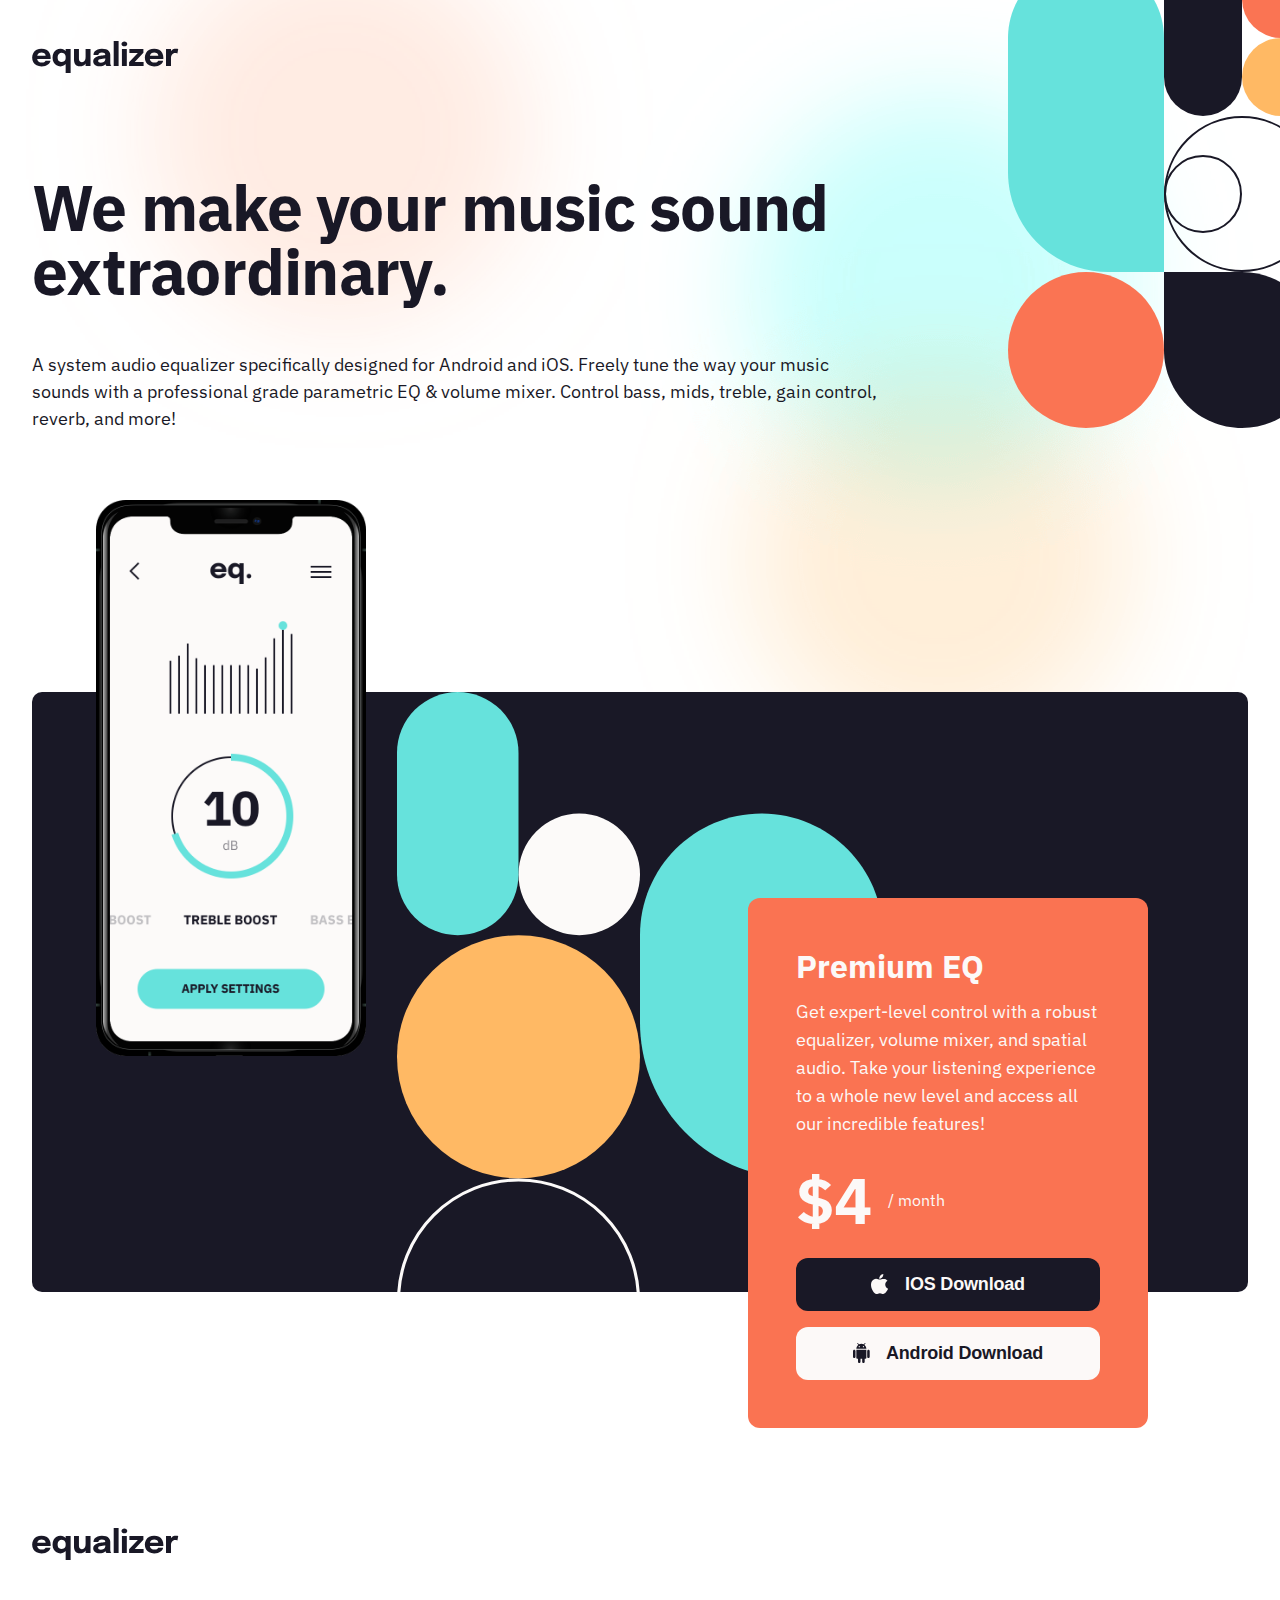
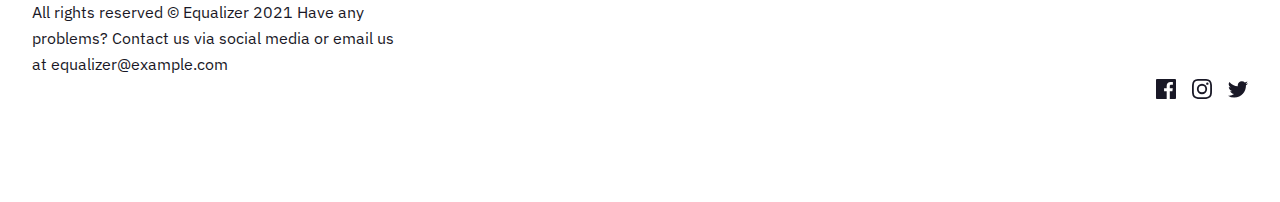
<file: index.html>
<!DOCTYPE html>
<html lang="en">
  <head>
    <meta charset="UTF-8" />
    <meta http-equiv="X-UA-Compatible" content="IE=edge" />
    <meta name="viewport" content="width=device-width, initial-scale=1.0" />
    <link
      href="https://fonts.googleapis.com/css2?family=IBM+Plex+Sans:wght@400;700&display=swap"
      rel="stylesheet"
    />
    <link rel="stylesheet" href="styles/reset.css" />
    <link rel="stylesheet" href="styles/custom-properties.css" />
    <link rel="stylesheet" href="styles/utilites.css" />
    <link rel="stylesheet" href="styles/components.css" />
    <title>Equalizer</title>
  </head>
  <body class="body">
    <div class="page-container | ff-sans-serif fc-black">
      <header class="header flex section-container">
        <!--Equalizer Logo-->
        <div>
          <svg width="147" height="33" xmlns="http://www.w3.org/2000/svg">
            <g fill="#191826">
              <path
                d="M2.84 18.992v-3.28h11.264l-.48.832v-.48c0-.608-.144-1.192-.432-1.752-.288-.56-.733-1.019-1.336-1.376-.603-.357-1.373-.536-2.312-.536-.939 0-1.747.2-2.424.6-.677.4-1.195.973-1.552 1.72s-.536 1.648-.536 2.704c0 1.088.173 2.019.52 2.792.347.773.864 1.368 1.552 1.784.688.416 1.544.624 2.568.624.661 0 1.232-.061 1.712-.184s.872-.28 1.176-.472c.304-.192.536-.405.696-.64.16-.235.256-.464.288-.688h4.896c-.064.715-.31 1.416-.736 2.104-.427.688-1.019 1.307-1.776 1.856-.757.55-1.677.984-2.76 1.304-1.083.32-2.317.48-3.704.48-1.877 0-3.515-.376-4.912-1.128-1.397-.752-2.48-1.792-3.248-3.12-.768-1.328-1.152-2.861-1.152-4.6 0-1.76.392-3.304 1.176-4.632.784-1.328 1.877-2.363 3.28-3.104 1.403-.741 3.027-1.112 4.872-1.112 1.888 0 3.52.376 4.896 1.128a7.878 7.878 0 0 1 3.184 3.152c.747 1.35 1.12 2.92 1.12 4.712 0 .267-.005.523-.016.768-.01.245-.027.427-.048.544H2.84Zm25.588 7.392c-1.42 0-2.726-.339-3.92-1.016-1.195-.677-2.155-1.683-2.88-3.016-.726-1.333-1.088-2.976-1.088-4.928 0-1.867.37-3.45 1.112-4.752.74-1.301 1.712-2.29 2.912-2.968a7.734 7.734 0 0 1 3.864-1.016c1.344 0 2.573.341 3.688 1.024 1.114.683 2.008 1.613 2.68 2.792.672 1.179 1.008 2.536 1.008 4.072v.304l-2.144.032v-.208c0-.8-.192-1.488-.576-2.064a3.938 3.938 0 0 0-1.488-1.336 4.09 4.09 0 0 0-1.904-.472c-1.1 0-2.048.365-2.848 1.096-.8.73-1.2 1.896-1.2 3.496s.402 2.776 1.208 3.528c.805.752 1.752 1.128 2.84 1.128.682 0 1.328-.163 1.936-.488a3.859 3.859 0 0 0 1.472-1.384c.373-.597.56-1.301.56-2.112l2.144.112c0 1.525-.328 2.904-.984 4.136-.656 1.232-1.542 2.213-2.656 2.944-1.115.73-2.36 1.096-3.736 1.096Zm5.232 6.608V9.008h4.976v23.984H33.66Zm14.355-6.672c-1.205 0-2.197-.195-2.976-.584-.779-.39-1.392-.915-1.84-1.576a6.381 6.381 0 0 1-.944-2.208 11.254 11.254 0 0 1-.272-2.464V9.008h4.96v9.168c0 .715.08 1.37.24 1.968.16.597.456 1.077.888 1.44s1.048.544 1.848.544c.779 0 1.44-.221 1.984-.664.544-.443.96-1.01 1.248-1.704a5.538 5.538 0 0 0 .432-2.144l1.392 1.136a8.842 8.842 0 0 1-.488 2.976 7.408 7.408 0 0 1-1.384 2.408 6.208 6.208 0 0 1-2.184 1.608c-.859.384-1.827.576-2.904.576Zm5.568-.32V9.008h4.96V26h-4.96Zm13.988.352c-1.238 0-2.339-.197-3.304-.592-.966-.395-1.72-.965-2.264-1.712-.544-.747-.816-1.653-.816-2.72 0-1.205.33-2.187.992-2.944.661-.757 1.538-1.336 2.632-1.736 1.093-.4 2.28-.664 3.56-.792 1.866-.181 3.154-.347 3.864-.496.709-.15 1.064-.41 1.064-.784v-.032c0-.63-.302-1.125-.904-1.488-.603-.363-1.443-.544-2.52-.544-1.142 0-2.014.205-2.616.616-.603.41-.904 1.037-.904 1.88h-4.88c0-1.365.37-2.517 1.112-3.456.741-.939 1.746-1.65 3.016-2.136 1.269-.485 2.704-.728 4.304-.728 1.493 0 2.874.227 4.144.68 1.269.453 2.29 1.133 3.064 2.04.773.907 1.16 2.059 1.16 3.456v7.344c0 .437.013.856.04 1.256.026.4.088.765.184 1.096.106.373.24.683.4.928.16.245.293.416.4.512h-4.88a3.403 3.403 0 0 1-.344-.464 3.622 3.622 0 0 1-.392-.816 6.578 6.578 0 0 1-.28-1.128 8.845 8.845 0 0 1-.088-1.336l1.024.704c-.299.704-.782 1.31-1.448 1.816-.667.507-1.456.896-2.368 1.168-.912.272-1.896.408-2.952.408Zm1.328-3.712c.778 0 1.506-.141 2.184-.424a3.752 3.752 0 0 0 1.656-1.336c.426-.608.64-1.403.64-2.384v-1.712l1.232 1.2a14.83 14.83 0 0 1-2.44.632c-.923.165-1.843.296-2.76.392-1.088.107-1.902.29-2.44.552-.539.261-.808.701-.808 1.32 0 .587.229 1.027.688 1.32.458.293 1.141.44 2.048.44ZM86.598.992V26h-4.896V.992zM89.914 26V9.008h4.912V26h-4.912Zm2.448-19.76c-.768 0-1.438-.203-2.008-.608-.57-.405-.856-.976-.856-1.712 0-.747.285-1.323.856-1.728.57-.405 1.24-.608 2.008-.608.778 0 1.453.203 2.024.608.57.405.856.981.856 1.728s-.286 1.32-.856 1.72c-.57.4-1.246.6-2.024.6ZM102.381 22.112h9.216V26H97.069v-3.68l8.992-9.616.112.176h-8.784V9.008h14.016v3.68l-8.912 9.584zM115.52 18.992v-3.28h11.265l-.48.832v-.48c0-.608-.144-1.192-.432-1.752-.288-.56-.733-1.019-1.336-1.376-.603-.357-1.373-.536-2.312-.536-.939 0-1.747.2-2.424.6-.677.4-1.195.973-1.552 1.72s-.536 1.648-.536 2.704c0 1.088.173 2.019.52 2.792.347.773.864 1.368 1.552 1.784.688.416 1.544.624 2.568.624.661 0 1.232-.061 1.712-.184s.872-.28 1.176-.472c.304-.192.536-.405.696-.64.16-.235.256-.464.288-.688h4.896c-.064.715-.31 1.416-.736 2.104-.427.688-1.019 1.307-1.776 1.856-.757.55-1.677.984-2.76 1.304-1.083.32-2.317.48-3.704.48-1.877 0-3.515-.376-4.912-1.128-1.397-.752-2.48-1.792-3.248-3.12-.768-1.328-1.152-2.861-1.152-4.6 0-1.76.392-3.304 1.176-4.632.784-1.328 1.877-2.363 3.28-3.104 1.403-.741 3.027-1.112 4.872-1.112 1.888 0 3.52.376 4.896 1.128a7.878 7.878 0 0 1 3.184 3.152c.747 1.35 1.12 2.92 1.12 4.712 0 .267-.005.523-.016.768-.01.245-.027.427-.048.544H115.52ZM134.005 26V9.008h4.976v5.856l-1.024-.64c.118-.8.331-1.536.64-2.208a6.08 6.08 0 0 1 1.2-1.752 5.21 5.21 0 0 1 1.752-1.16c.678-.277 1.454-.416 2.328-.416.683 0 1.22.05 1.608.152.39.101.632.179.728.232l-.816 4.448a5.322 5.322 0 0 0-.64-.256c-.33-.117-.757-.176-1.28-.176-.853 0-1.568.144-2.144.432a3.758 3.758 0 0 0-1.384 1.144c-.346.475-.594 1-.744 1.576a6.923 6.923 0 0 0-.224 1.744V26h-4.976Z"
              />
            </g>
          </svg>
        </div>
        <!-- Funky Background Pattern -->
        <div class="funky-bg-pattern">
          <svg width="312" height="468" xmlns="http://www.w3.org/2000/svg">
            <g fill="none" fill-rule="evenodd">
              <path
                d="M78 0c43.078 0 78 34.922 78 78v234h-56C44.772 312 0 267.228 0 212V78C0 34.922 34.922 0 78 0Z"
                fill="#66E2DC"
              />
              <path
                d="M156 312h78c43.078 0 78 34.922 78 78s-34.922 78-78 78-78-34.922-78-78v-78Z"
                fill="#191826"
              />
              <rect
                fill="#FFB964"
                x="234"
                y="78"
                width="78"
                height="78"
                rx="39"
              />
              <rect fill="#FA7453" x="234" width="78" height="78" rx="39" />
              <rect fill="#FA7453" y="312" width="156" height="156" rx="78" />
              <rect fill="#191826" x="156" width="78" height="156" rx="39" />
              <rect
                stroke="#191826"
                stroke-width="2"
                x="157"
                y="157"
                width="154"
                height="154"
                rx="77"
              />
              <rect
                stroke="#191826"
                stroke-width="2"
                x="157"
                y="196"
                width="76"
                height="76"
                rx="38"
              />
            </g>
          </svg>
        </div>
      </header>
      <!-- Hero Section -->
      <section class="hero-section | section-container">
        <h1 class="h1">We make your music sound extraordinary.</h1>
        <p class="hero-section__copy">
          A system audio equalizer specifically designed for Android and iOS.
          Freely tune the way your music sounds with a professional grade
          parametric EQ & volume mixer. Control bass, mids, treble, gain
          control, reverb, and more!
        </p>
      </section>
      <!-- Offer Section -->
      <section class="offer-section">
        <!-- mobile phone -->
        <div class="offer-section__mobile-phone-image">
          <img
            src="assets/illustration-app.png"
            alt="illustration of the eq app"
          />
        </div>
        <!-- card call to action -->
        <div
          class="offer-section__card | fc-white bg-equal-accent rounded-corners"
        >
          <h2 class="h2">Premium EQ</h2>
          <p class="card__copy">
            Get expert-level control with a robust equalizer, volume mixer, and
            spatial audio. Take your listening experience to a whole new level
            and access all our incredible features!
          </p>
          <div class="card__price">
            <div>$4</div>
            <div>/ month</div>
          </div>
          <div class="flex-col gap-200">
            <!-- Apple Default -->
            <button
              class="
                button
                |
                flex
                bg-black
                fc-white
                rounded-corners
                hover-bg-ios-accent
              "
            >
              <!-- Apple Icon -->
              <svg width="18" height="20" xmlns="http://www.w3.org/2000/svg">
                <path
                  d="M12.683 4.681c1.359 0 2.798.745 3.821 2.029-3.356 1.851-2.812 6.674.58 7.965-.467 1.04-.69 1.504-1.292 2.425-.839 1.285-2.02 2.886-3.486 2.897-1.302.014-1.637-.852-3.403-.842-1.766.009-2.134.857-3.437.845C4 19.987 2.88 18.542 2.042 17.257-.302 13.667-.549 9.45.897 7.207c1.029-1.592 2.651-2.523 4.175-2.523 1.551 0 2.527.856 3.812.856 1.247 0 2.005-.859 3.8-.859ZM12.291 0c.178 1.215-.315 2.405-.968 3.246-.697.904-1.901 1.603-3.066 1.566-.213-1.163.332-2.36.995-3.167C9.978.756 11.224.074 12.291 0Z"
                  fill="currentColor"
                />
              </svg>
              <span>IOS Download</span>
            </button>
            <!-- Android Default -->
            <button
              class="
                button
                |
                flex
                bg-white
                fc-black
                rounded-corners
                hover-bg-android-accent
              "
            >
              <!-- Android Icon -->
              <svg width="17" height="20" xmlns="http://www.w3.org/2000/svg">
                <path
                  d="M13.362 6.638v8.35c0 .502-.334.836-.836.836h-.836v2.924c0 .669-.583 1.252-1.251 1.252-.67 0-1.252-.583-1.252-1.252v-2.924H7.515v2.924c0 .669-.583 1.252-1.252 1.252s-1.252-.583-1.252-1.252v-2.924h-.836c-.501 0-.836-.334-.836-.835v-8.35h10.023Zm2.088 0c.669 0 1.252.586 1.252 1.251v5.848c0 .668-.583 1.252-1.252 1.252s-1.252-.584-1.252-1.252V7.889c0-.665.583-1.25 1.252-1.25Zm-14.198 0c.669 0 1.252.586 1.252 1.251v5.848c0 .668-.583 1.252-1.252 1.252S0 14.405 0 13.737V7.889c0-.665.583-1.25 1.252-1.25ZM11.776.126a.4.4 0 0 1 .583 0 .401.401 0 0 1 0 .583l-1.085 1.084c.35.234.667.52.942.846.66.782 1.081 1.8 1.139 2.902l.002.034c.003.075.005.15.005.227H3.34c0-.076.002-.152.006-.227l.002-.034a4.908 4.908 0 0 1 1.138-2.902 4.52 4.52 0 0 1 .942-.846L4.343.71a.4.4 0 0 1 0-.583.4.4 0 0 1 .583 0l1.12 1.118.053.051c.664-.333 1.41-.499 2.24-.5h.024c.83.001 1.575.167 2.24.5l.052-.051ZM6.262 3.09a.626.626 0 1 0 0 1.252.626.626 0 0 0 0-1.252Zm4.178 0a.626.626 0 1 0 0 1.252.626.626 0 0 0 0-1.252Z"
                  fill="currentColor"
                />
              </svg>
              <span>Android Download</span>
            </button>
          </div>
        </div>
      </section>
      <footer class="footer | section-container">
        <div class="footer__heading">
          <svg width="147" height="33" xmlns="http://www.w3.org/2000/svg">
            <g fill="#191826">
              <path
                d="M2.84 18.992v-3.28h11.264l-.48.832v-.48c0-.608-.144-1.192-.432-1.752-.288-.56-.733-1.019-1.336-1.376-.603-.357-1.373-.536-2.312-.536-.939 0-1.747.2-2.424.6-.677.4-1.195.973-1.552 1.72s-.536 1.648-.536 2.704c0 1.088.173 2.019.52 2.792.347.773.864 1.368 1.552 1.784.688.416 1.544.624 2.568.624.661 0 1.232-.061 1.712-.184s.872-.28 1.176-.472c.304-.192.536-.405.696-.64.16-.235.256-.464.288-.688h4.896c-.064.715-.31 1.416-.736 2.104-.427.688-1.019 1.307-1.776 1.856-.757.55-1.677.984-2.76 1.304-1.083.32-2.317.48-3.704.48-1.877 0-3.515-.376-4.912-1.128-1.397-.752-2.48-1.792-3.248-3.12-.768-1.328-1.152-2.861-1.152-4.6 0-1.76.392-3.304 1.176-4.632.784-1.328 1.877-2.363 3.28-3.104 1.403-.741 3.027-1.112 4.872-1.112 1.888 0 3.52.376 4.896 1.128a7.878 7.878 0 0 1 3.184 3.152c.747 1.35 1.12 2.92 1.12 4.712 0 .267-.005.523-.016.768-.01.245-.027.427-.048.544H2.84Zm25.588 7.392c-1.42 0-2.726-.339-3.92-1.016-1.195-.677-2.155-1.683-2.88-3.016-.726-1.333-1.088-2.976-1.088-4.928 0-1.867.37-3.45 1.112-4.752.74-1.301 1.712-2.29 2.912-2.968a7.734 7.734 0 0 1 3.864-1.016c1.344 0 2.573.341 3.688 1.024 1.114.683 2.008 1.613 2.68 2.792.672 1.179 1.008 2.536 1.008 4.072v.304l-2.144.032v-.208c0-.8-.192-1.488-.576-2.064a3.938 3.938 0 0 0-1.488-1.336 4.09 4.09 0 0 0-1.904-.472c-1.1 0-2.048.365-2.848 1.096-.8.73-1.2 1.896-1.2 3.496s.402 2.776 1.208 3.528c.805.752 1.752 1.128 2.84 1.128.682 0 1.328-.163 1.936-.488a3.859 3.859 0 0 0 1.472-1.384c.373-.597.56-1.301.56-2.112l2.144.112c0 1.525-.328 2.904-.984 4.136-.656 1.232-1.542 2.213-2.656 2.944-1.115.73-2.36 1.096-3.736 1.096Zm5.232 6.608V9.008h4.976v23.984H33.66Zm14.355-6.672c-1.205 0-2.197-.195-2.976-.584-.779-.39-1.392-.915-1.84-1.576a6.381 6.381 0 0 1-.944-2.208 11.254 11.254 0 0 1-.272-2.464V9.008h4.96v9.168c0 .715.08 1.37.24 1.968.16.597.456 1.077.888 1.44s1.048.544 1.848.544c.779 0 1.44-.221 1.984-.664.544-.443.96-1.01 1.248-1.704a5.538 5.538 0 0 0 .432-2.144l1.392 1.136a8.842 8.842 0 0 1-.488 2.976 7.408 7.408 0 0 1-1.384 2.408 6.208 6.208 0 0 1-2.184 1.608c-.859.384-1.827.576-2.904.576Zm5.568-.32V9.008h4.96V26h-4.96Zm13.988.352c-1.238 0-2.339-.197-3.304-.592-.966-.395-1.72-.965-2.264-1.712-.544-.747-.816-1.653-.816-2.72 0-1.205.33-2.187.992-2.944.661-.757 1.538-1.336 2.632-1.736 1.093-.4 2.28-.664 3.56-.792 1.866-.181 3.154-.347 3.864-.496.709-.15 1.064-.41 1.064-.784v-.032c0-.63-.302-1.125-.904-1.488-.603-.363-1.443-.544-2.52-.544-1.142 0-2.014.205-2.616.616-.603.41-.904 1.037-.904 1.88h-4.88c0-1.365.37-2.517 1.112-3.456.741-.939 1.746-1.65 3.016-2.136 1.269-.485 2.704-.728 4.304-.728 1.493 0 2.874.227 4.144.68 1.269.453 2.29 1.133 3.064 2.04.773.907 1.16 2.059 1.16 3.456v7.344c0 .437.013.856.04 1.256.026.4.088.765.184 1.096.106.373.24.683.4.928.16.245.293.416.4.512h-4.88a3.403 3.403 0 0 1-.344-.464 3.622 3.622 0 0 1-.392-.816 6.578 6.578 0 0 1-.28-1.128 8.845 8.845 0 0 1-.088-1.336l1.024.704c-.299.704-.782 1.31-1.448 1.816-.667.507-1.456.896-2.368 1.168-.912.272-1.896.408-2.952.408Zm1.328-3.712c.778 0 1.506-.141 2.184-.424a3.752 3.752 0 0 0 1.656-1.336c.426-.608.64-1.403.64-2.384v-1.712l1.232 1.2a14.83 14.83 0 0 1-2.44.632c-.923.165-1.843.296-2.76.392-1.088.107-1.902.29-2.44.552-.539.261-.808.701-.808 1.32 0 .587.229 1.027.688 1.32.458.293 1.141.44 2.048.44ZM86.598.992V26h-4.896V.992zM89.914 26V9.008h4.912V26h-4.912Zm2.448-19.76c-.768 0-1.438-.203-2.008-.608-.57-.405-.856-.976-.856-1.712 0-.747.285-1.323.856-1.728.57-.405 1.24-.608 2.008-.608.778 0 1.453.203 2.024.608.57.405.856.981.856 1.728s-.286 1.32-.856 1.72c-.57.4-1.246.6-2.024.6ZM102.381 22.112h9.216V26H97.069v-3.68l8.992-9.616.112.176h-8.784V9.008h14.016v3.68l-8.912 9.584zM115.52 18.992v-3.28h11.265l-.48.832v-.48c0-.608-.144-1.192-.432-1.752-.288-.56-.733-1.019-1.336-1.376-.603-.357-1.373-.536-2.312-.536-.939 0-1.747.2-2.424.6-.677.4-1.195.973-1.552 1.72s-.536 1.648-.536 2.704c0 1.088.173 2.019.52 2.792.347.773.864 1.368 1.552 1.784.688.416 1.544.624 2.568.624.661 0 1.232-.061 1.712-.184s.872-.28 1.176-.472c.304-.192.536-.405.696-.64.16-.235.256-.464.288-.688h4.896c-.064.715-.31 1.416-.736 2.104-.427.688-1.019 1.307-1.776 1.856-.757.55-1.677.984-2.76 1.304-1.083.32-2.317.48-3.704.48-1.877 0-3.515-.376-4.912-1.128-1.397-.752-2.48-1.792-3.248-3.12-.768-1.328-1.152-2.861-1.152-4.6 0-1.76.392-3.304 1.176-4.632.784-1.328 1.877-2.363 3.28-3.104 1.403-.741 3.027-1.112 4.872-1.112 1.888 0 3.52.376 4.896 1.128a7.878 7.878 0 0 1 3.184 3.152c.747 1.35 1.12 2.92 1.12 4.712 0 .267-.005.523-.016.768-.01.245-.027.427-.048.544H115.52ZM134.005 26V9.008h4.976v5.856l-1.024-.64c.118-.8.331-1.536.64-2.208a6.08 6.08 0 0 1 1.2-1.752 5.21 5.21 0 0 1 1.752-1.16c.678-.277 1.454-.416 2.328-.416.683 0 1.22.05 1.608.152.39.101.632.179.728.232l-.816 4.448a5.322 5.322 0 0 0-.64-.256c-.33-.117-.757-.176-1.28-.176-.853 0-1.568.144-2.144.432a3.758 3.758 0 0 0-1.384 1.144c-.346.475-.594 1-.744 1.576a6.923 6.923 0 0 0-.224 1.744V26h-4.976Z"
              />
            </g>
          </svg>
        </div>
        <p class="copyright">
          All rights reserved © Equalizer 2021 Have any problems? Contact us via
          social media or email us at equalizer@example.com
        </p>
        <ul class="footer__social-links flex">
          <!--facebook Icon -->
          <li>
            <a class="social-icon" href="#" aria-label="link to facebook">
              <svg width="20" height="20" xmlns="http://www.w3.org/2000/svg">
                <path
                  d="M18.896 0H1.104C.494 0 0 .494 0 1.104v17.793C0 19.506.494 20 1.104 20h9.58v-7.745H8.076V9.237h2.606V7.01c0-2.583 1.578-3.99 3.883-3.99 1.104 0 2.052.082 2.329.119v2.7h-1.598c-1.254 0-1.496.597-1.496 1.47v1.928h2.989l-.39 3.018h-2.6V20h5.098c.608 0 1.102-.494 1.102-1.104V1.104C20 .494 19.506 0 18.896 0Z"
                  fill="currentColor"
                />
              </svg>
            </a>
          </li>
          <!--Instagram Icon -->
          <li>
            <a class="social-icon" href="#" aria-label="link to instagram"
              ><svg width="20" height="20" xmlns="http://www.w3.org/2000/svg">
                <path
                  d="M10 1.802c2.67 0 2.987.01 4.042.059 2.71.123 3.975 1.409 4.099 4.099.048 1.054.057 1.37.057 4.04 0 2.672-.01 2.988-.057 4.042-.124 2.687-1.387 3.975-4.1 4.099-1.054.048-1.37.058-4.041.058-2.67 0-2.987-.01-4.04-.058-2.718-.124-3.977-1.416-4.1-4.1-.048-1.054-.058-1.37-.058-4.041 0-2.67.01-2.986.058-4.04.124-2.69 1.387-3.977 4.1-4.1 1.054-.048 1.37-.058 4.04-.058ZM10 0C7.284 0 6.944.012 5.877.06 2.246.227.227 2.242.061 5.877.01 6.944 0 7.284 0 10s.012 3.057.06 4.123c.167 3.632 2.182 5.65 5.817 5.817 1.067.048 1.407.06 4.123.06s3.057-.012 4.123-.06c3.629-.167 5.652-2.182 5.816-5.817.05-1.066.061-1.407.061-4.123s-.012-3.056-.06-4.122C19.777 2.249 17.76.228 14.124.06 13.057.01 12.716 0 10 0Zm0 4.865a5.135 5.135 0 1 0 0 10.27 5.135 5.135 0 0 0 0-10.27Zm0 8.468a3.333 3.333 0 1 1 0-6.666 3.333 3.333 0 0 1 0 6.666Zm5.338-9.87a1.2 1.2 0 1 0 0 2.4 1.2 1.2 0 0 0 0-2.4Z"
                  fill="currentColor"
                />
              </svg>
            </a>
          </li>
          <!--Twitter Icon -->
          <li>
            <a class="social-icon" href="#" aria-label="Link to twitter">
              <svg width="20" height="17" xmlns="http://www.w3.org/2000/svg">
                <path
                  d="M20 2.172a8.192 8.192 0 0 1-2.357.646 4.11 4.11 0 0 0 1.805-2.27 8.22 8.22 0 0 1-2.606.996A4.096 4.096 0 0 0 13.847.248c-2.65 0-4.596 2.472-3.998 5.037A11.648 11.648 0 0 1 1.392 1a4.109 4.109 0 0 0 1.27 5.478 4.086 4.086 0 0 1-1.858-.513c-.045 1.9 1.318 3.679 3.291 4.075a4.113 4.113 0 0 1-1.853.07 4.106 4.106 0 0 0 3.833 2.849A8.25 8.25 0 0 1 0 14.658a11.616 11.616 0 0 0 6.29 1.843c7.618 0 11.923-6.434 11.663-12.205A8.354 8.354 0 0 0 20 2.172Z"
                  fill="currentColor"
                />
              </svg>
            </a>
          </li>
        </ul>
      </footer>
    </div>
  </body>
</html>
</file>
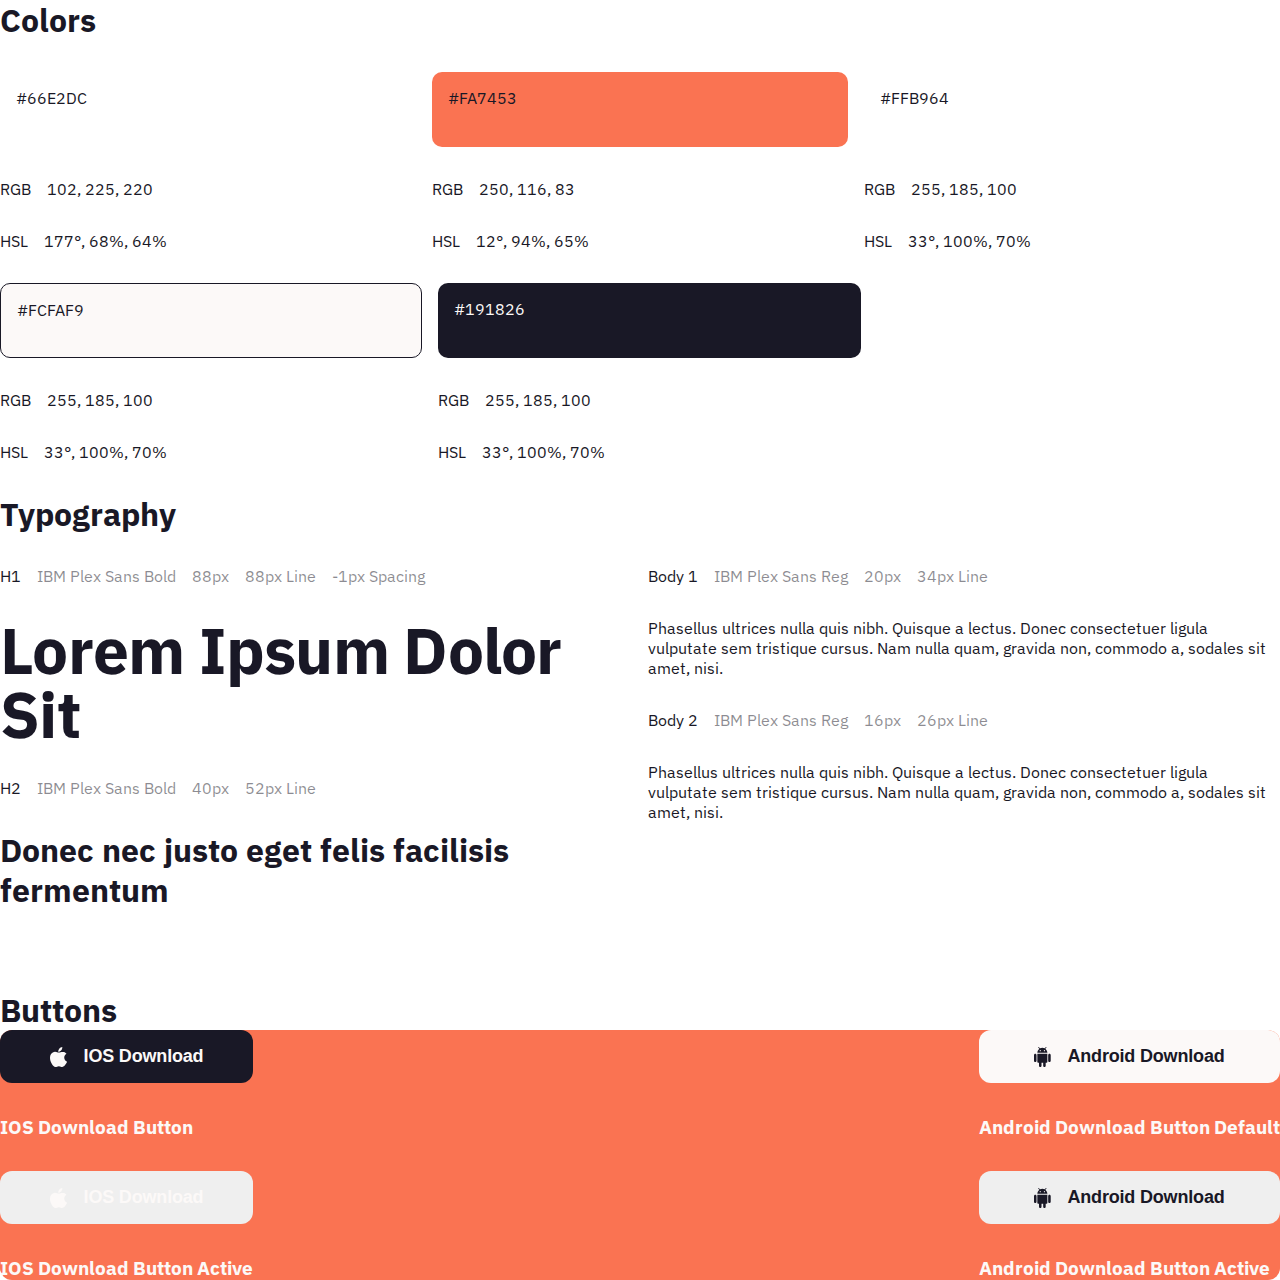
<file: design-system.html>
<!DOCTYPE html>
<html lang="en">
  <head>
    <meta charset="UTF-8" />
    <meta http-equiv="X-UA-Compatible" content="IE=edge" />
    <meta name="viewport" content="width=device-width, initial-scale=1.0" />
    <link rel="preconnect" href="https://fonts.googleapis.com" />
    <link rel="preconnect" href="https://fonts.gstatic.com" crossorigin />
    <link
      href="https://fonts.googleapis.com/css2?family=IBM+Plex+Sans:wght@400;700&display=swap"
      rel="stylesheet"
    />
    <link rel="stylesheet" href="styles/reset.css" />
    <link rel="stylesheet" href="styles/custom-properties.css" />
    <link rel="stylesheet" href="styles/utilites.css" />
    <link rel="stylesheet" href="styles/components.css" />
    <title>Design System</title>
  </head>
  <body>
    <div
      class="container ff-sans-serif fc-black flow"
      style="--flow-space: 5rem"
    >
      <!-- Colors -->
      <section class="flow" style="--flow-space: 2rem">
        <h2 class="h2">Colors</h2>
        <div class="color-swatches flex">
          <div class="color-swatch flow new-flow-scope">
            <div class="bg-ios-accent">#66E2DC</div>
            <p class="flex">
              <span>RGB</span>
              <span class="mr-4.5">102, 225, 220</span>
            </p>
            <p class="flex">
              <span>HSL</span>
              <span class="mr-4.5">177&#176;, 68%, 64%</span>
            </p>
          </div>
          <div class="color-swatch flow new-flow-scope">
            <div class="bg-equal-accent">#FA7453</div>
            <p class="flex">
              <span>RGB</span>
              <span class="mr-4.5">250, 116, 83</span>
            </p>
            <p class="flex">
              <span>HSL</span>
              <span class="mr-4.5">12&#176;, 94%, 65%</span>
            </p>
          </div>
          <div class="color-swatch flow new-flow-scope">
            <div class="bg-android-accent">#FFB964</div>
            <p class="flex flex-wrap">
              <span>RGB</span>
              <span class="mr-4.5">255, 185, 100</span>
            </p>
            <p class="flex flex-wrap">
              <span>HSL</span>
              <span class="mr-4.5">33&#176;, 100%, 70%</span>
            </p>
          </div>
        </div>
        <div class="flex">
          <div class="color-swatch flow">
            <div class="bg-white border">#FCFAF9</div>
            <p class="flex flex-wrap">
              <span>RGB</span>
              <span class="mr-4.5">255, 185, 100</span>
            </p>
            <p class="flex flex-wrap">
              <span>HSL</span>
              <span class="mr-4.5">33&#176;, 100%, 70%</span>
            </p>
          </div>
          <div class="color-swatch flow">
            <div class="bg-black fc-white">#191826</div>
            <p class="flex flex-wrap">
              <span>RGB</span>
              <span class="mr-4.5">255, 185, 100</span>
            </p>
            <p class="flex flex-wrap">
              <span>HSL</span>
              <span class="mr-4.5">33&#176;, 100%, 70%</span>
            </p>
          </div>
        </div>
      </section>
      <!-- Typography -->
      <section class="flow" style="--flow-space: 2rem">
        <h2 class="h2">Typography</h2>
        <div class="flex">
          <!-- Headings -->
          <div class="flow basis-50" style="--flow-space: 2rem">
            <div class="flow new-flow-scope">
              <p class="flex fs-200">
                <span>H1</span>
                <span class="fc-gray">IBM Plex Sans Bold</span>
                <span class="fc-gray">88px</span>
                <span class="fc-gray">88px Line</span>
                <span class="fc-gray">-1px Spacing</span>
              </p>
              <h1 class="h1">Lorem Ipsum Dolor Sit</h1>
            </div>
            <div class="flow new-flow-scope">
              <p class="flex">
                <span>H2</span>
                <span class="fc-gray">IBM Plex Sans Bold</span>
                <span class="fc-gray">40px</span>
                <span class="fc-gray">52px Line</span>
              </p>
              <h2 class="h2">Donec nec justo eget felis facilisis fermentum</h2>
            </div>
          </div>
          <!-- Body Text -->
          <div class="flow basis-50" style="--flow-space: 2rem">
            <div class="flow">
              <p class="flex">
                <span>Body 1</span>
                <span class="fc-gray">IBM Plex Sans Reg</span>
                <span class="fc-gray">20px</span>
                <span class="fc-gray">34px Line</span>
              </p>
              <p class="body-desktop">
                Phasellus ultrices nulla quis nibh. Quisque a lectus. Donec
                consectetuer ligula vulputate sem tristique cursus. Nam nulla
                quam, gravida non, commodo a, sodales sit amet, nisi.
              </p>
            </div>
            <div class="flow">
              <p class="flex">
                <span>Body 2</span>
                <span class="fc-gray">IBM Plex Sans Reg</span>
                <span class="fc-gray">16px</span>
                <span class="fc-gray">26px Line</span>
              </p>
              <p class="body-mobile">
                Phasellus ultrices nulla quis nibh. Quisque a lectus. Donec
                consectetuer ligula vulputate sem tristique cursus. Nam nulla
                quam, gravida non, commodo a, sodales sit amet, nisi.
              </p>
            </div>
          </div>
        </div>
      </section>

      <!-- Buttons -->
      <section>
        <h2 class="h2">Buttons</h2>
        <div
          class="card | flex justify-between bg-equal-accent rounded-corners"
        >
          <div class="flow" style="--flow-space: 2rem">
            <!-- Apple Default -->
            <button class="button | flex bg-black fc-white rounded-corners">
              <!-- Apple Icon -->
              <svg width="18" height="20" xmlns="http://www.w3.org/2000/svg">
                <path
                  d="M12.683 4.681c1.359 0 2.798.745 3.821 2.029-3.356 1.851-2.812 6.674.58 7.965-.467 1.04-.69 1.504-1.292 2.425-.839 1.285-2.02 2.886-3.486 2.897-1.302.014-1.637-.852-3.403-.842-1.766.009-2.134.857-3.437.845C4 19.987 2.88 18.542 2.042 17.257-.302 13.667-.549 9.45.897 7.207c1.029-1.592 2.651-2.523 4.175-2.523 1.551 0 2.527.856 3.812.856 1.247 0 2.005-.859 3.8-.859ZM12.291 0c.178 1.215-.315 2.405-.968 3.246-.697.904-1.901 1.603-3.066 1.566-.213-1.163.332-2.36.995-3.167C9.978.756 11.224.074 12.291 0Z"
                  fill="currentColor"
                />
              </svg>
              <span>IOS Download</span>
            </button>
            <h3 class="fc-white">IOS Download Button</h3>
            <!-- Apple Active -->
            <button
              class="button | flex bg-ios-accent fc-white rounded-corners"
            >
              <!-- Apple Icon -->
              <svg width="18" height="20" xmlns="http://www.w3.org/2000/svg">
                <path
                  d="M12.683 4.681c1.359 0 2.798.745 3.821 2.029-3.356 1.851-2.812 6.674.58 7.965-.467 1.04-.69 1.504-1.292 2.425-.839 1.285-2.02 2.886-3.486 2.897-1.302.014-1.637-.852-3.403-.842-1.766.009-2.134.857-3.437.845C4 19.987 2.88 18.542 2.042 17.257-.302 13.667-.549 9.45.897 7.207c1.029-1.592 2.651-2.523 4.175-2.523 1.551 0 2.527.856 3.812.856 1.247 0 2.005-.859 3.8-.859ZM12.291 0c.178 1.215-.315 2.405-.968 3.246-.697.904-1.901 1.603-3.066 1.566-.213-1.163.332-2.36.995-3.167C9.978.756 11.224.074 12.291 0Z"
                  fill="currentColor"
                />
              </svg>
              <span>IOS Download</span>
            </button>
            <h3 class="fc-white">IOS Download Button Active</h3>
          </div>
          <div class="flow" style="--flow-space: 2rem">
            <!-- Android Default -->
            <button class="button | flex bg-white fc-black rounded-corners">
              <!-- Android Icon -->
              <svg width="17" height="20" xmlns="http://www.w3.org/2000/svg">
                <path
                  d="M13.362 6.638v8.35c0 .502-.334.836-.836.836h-.836v2.924c0 .669-.583 1.252-1.251 1.252-.67 0-1.252-.583-1.252-1.252v-2.924H7.515v2.924c0 .669-.583 1.252-1.252 1.252s-1.252-.583-1.252-1.252v-2.924h-.836c-.501 0-.836-.334-.836-.835v-8.35h10.023Zm2.088 0c.669 0 1.252.586 1.252 1.251v5.848c0 .668-.583 1.252-1.252 1.252s-1.252-.584-1.252-1.252V7.889c0-.665.583-1.25 1.252-1.25Zm-14.198 0c.669 0 1.252.586 1.252 1.251v5.848c0 .668-.583 1.252-1.252 1.252S0 14.405 0 13.737V7.889c0-.665.583-1.25 1.252-1.25ZM11.776.126a.4.4 0 0 1 .583 0 .401.401 0 0 1 0 .583l-1.085 1.084c.35.234.667.52.942.846.66.782 1.081 1.8 1.139 2.902l.002.034c.003.075.005.15.005.227H3.34c0-.076.002-.152.006-.227l.002-.034a4.908 4.908 0 0 1 1.138-2.902 4.52 4.52 0 0 1 .942-.846L4.343.71a.4.4 0 0 1 0-.583.4.4 0 0 1 .583 0l1.12 1.118.053.051c.664-.333 1.41-.499 2.24-.5h.024c.83.001 1.575.167 2.24.5l.052-.051ZM6.262 3.09a.626.626 0 1 0 0 1.252.626.626 0 0 0 0-1.252Zm4.178 0a.626.626 0 1 0 0 1.252.626.626 0 0 0 0-1.252Z"
                  fill="currentColor"
                />
              </svg>
              <span>Android Download</span>
            </button>
            <h3 class="fc-white">Android Download Button Default</h3>
            <!-- Android Active -->
            <button
              class="button | flex bg-android-accent fc-black rounded-corners"
            >
              <!-- Android Icon -->
              <svg width="17" height="20" xmlns="http://www.w3.org/2000/svg">
                <path
                  d="M13.362 6.638v8.35c0 .502-.334.836-.836.836h-.836v2.924c0 .669-.583 1.252-1.251 1.252-.67 0-1.252-.583-1.252-1.252v-2.924H7.515v2.924c0 .669-.583 1.252-1.252 1.252s-1.252-.583-1.252-1.252v-2.924h-.836c-.501 0-.836-.334-.836-.835v-8.35h10.023Zm2.088 0c.669 0 1.252.586 1.252 1.251v5.848c0 .668-.583 1.252-1.252 1.252s-1.252-.584-1.252-1.252V7.889c0-.665.583-1.25 1.252-1.25Zm-14.198 0c.669 0 1.252.586 1.252 1.251v5.848c0 .668-.583 1.252-1.252 1.252S0 14.405 0 13.737V7.889c0-.665.583-1.25 1.252-1.25ZM11.776.126a.4.4 0 0 1 .583 0 .401.401 0 0 1 0 .583l-1.085 1.084c.35.234.667.52.942.846.66.782 1.081 1.8 1.139 2.902l.002.034c.003.075.005.15.005.227H3.34c0-.076.002-.152.006-.227l.002-.034a4.908 4.908 0 0 1 1.138-2.902 4.52 4.52 0 0 1 .942-.846L4.343.71a.4.4 0 0 1 0-.583.4.4 0 0 1 .583 0l1.12 1.118.053.051c.664-.333 1.41-.499 2.24-.5h.024c.83.001 1.575.167 2.24.5l.052-.051ZM6.262 3.09a.626.626 0 1 0 0 1.252.626.626 0 0 0 0-1.252Zm4.178 0a.626.626 0 1 0 0 1.252.626.626 0 0 0 0-1.252Z"
                  fill="currentColor"
                />
              </svg>
              <span>Android Download</span>
            </button>
            <h3 class="fc-white">Android Download Button Active</h3>
          </div>
        </div>
      </section>
    </div>
  </body>
</html>
</file>
<file: styles/custom-properties.css>
/*************************
Custom Properties
*************************/

:root {
  /*************************
  Colors
  *************************/
  --color-ios-accent: 177 68% 64%;
  --color-equal-accent: 12 94% 65%;
  --color-android-accent: 33 100% 70%;
  --color-white: 20 33% 98%;
  --color-black: 244 23% 12%;

  /*************************
  Typography
  *************************/
  --ff-sans-serif: "IBM Plex Sans", sans-serif;
  --fw-bold: 700;
  --fw-regular: 500;
  --fs-200: 1rem; /* 16px */
  --fs-300: 1.125rem; /* 18px */
  --fs-400: 1.25rem; /* 20px */
  --fs-500: 2rem; /* 32px */
  --fs-600: 2.5rem; /* 40px */
  --fs-700: 3rem; /* 48px */
  --fs-800: 4rem; /* 64px */
  --fs-900: 5.5rem; /* 88px */

  /* H1 Values */
  --mobile-h1-line-height: 3rem; /* 48px */
  --mobile-h1-letter-spacing: -0.45px;

  --tablet-h1-line-height: var(--fs-800);
  --tablet-h1-letter-spacing: -0.73px;

  --desktop-h1-line-height: var(--fs-900);
  --desktop-h1-letter-spacing: -1px;

  /* H2 Values */
  --mobile-h2-line-height: 2.5rem; /* 40px */
  --desktop-h2-line-height: 3.25rem; /* 52px */

  /* Hero-section__paragraph */
  --mobile-hero-section__paragarph-line-height: 1.625rem;

  /*************************
  Layout
  *************************/
  --gap-200: 1rem; /* 16px */
  --gap-300: 1.125rem; /* 18px */
  --gap-400: 1.25rem; /* 20px */
  --gap-500: 2rem; /* 32px */
  --gap-600: 2.5rem; /* 40px */
  --gap-700: 3rem; /* 48px */
  --gap-800: 4rem; /* 64px */
  --gap-900: 5.5rem; /* 88px */
  --border-radius: 10px;
}
</file>
<file: styles/utilites.css>
/*************************
Utlilites
*************************/

/*************************
Colors
*************************/
.hover-bg-ios-accent:hover,
.hover-bg-ios-accent:focus-visible {
  background-color: hsl(var(--color-ios-accent));
}

.hover-bg-android-accent:hover,
.hover-bg-android-accent:focus-visible {
  background-color: hsl(var(--color-android-accent));
}

.bg-equal-accent {
  background-color: hsl(var(--color-equal-accent));
}

.bg-white {
  background-color: hsl(var(--color-white));
}

.bg-black {
  background-color: hsl(var(--color-black));
}

.fc-white {
  color: hsl(var(--color-white));
}

.fc-black {
  color: hsl(var(--color-black));
}

.fc-gray {
  color: hsl(var(--color-black) / 0.5);
}

/*************************
Typography
*************************/
.ff-sans-serif {
  font-family: var(--ff-sans-serif);
}

.fw-bold {
  font-weight: var(--fw-bold);
}

.fw-regular {
  font-weight: var(--fw-bold);
}

.h1,
.h2 {
  font-weight: var(--fw-bold);
}

.h1 {
  font-size: var(--fs-600);
  line-height: var(--mobile-h1-line-height);
  letter-spacing: var(--mobile-h1-letter-spacing);
}

.h2 {
  font-size: var(--fs-500);
  line-height: var(--mobile-h2-line-height);
}

/* Tablet */
@media screen and (min-width: 768px) {
  .h1 {
    font-size: var(--fs-800);
    line-height: var(--tablet-h1-line-height);
    letter-spacing: var(--tablet-h1-letter-spacing);
  }
}

/* Desktop */
@media screen and (min-width: 1440px) {
  .h1 {
    font-size: var(--fs-900);
    line-height: var(--desktop-h1-line-height);
    letter-spacing: var(--desktop-h1-letter-spacing);
  }

  .h2 {
    font-size: var(--fs-600);
    line-height: var(--desktop-h2-line-height);
  }
}

/*************************
Layout
*************************/

.flex {
  display: flex;
  gap: var(--gap, 1rem);
}

.flex-col {
  display: flex;
  justify-content: space-between;
  flex-direction: column;
  gap: var(--gap, 1rem);
}

.gap-200 {
  --gap: 1rem;
}

.gap-300 {
  --gap: 1.125rem;
}

.gap-400 {
  --gap: 1.25rem;
}

.gap-500 {
  --gap: 2rem;
}

.gap-600 {
  --gap: 2.5rem;
}

.gap-700 {
  --gap: 3rem;
}

.gap-800 {
  --gap: 4rem;
}

.gap-900 {
  --gap: 5.5rem;
}

.flex-wrap {
  flex-wrap: wrap;
}

.justify-between {
  justify-content: space-between;
}

.align-center {
  align-items: center;
}

.basis-50 {
  flex-basis: 50%;
}

.flow > * + * {
  margin-top: var(--flow-space, 1rem);
}

.section-container {
  padding-inline: 2rem;
}

@media screen and (min-width: 768px) {
  .section-container {
    /*******************
    section-container is to help with some 
    components touching the side of the viewport 
    in mobile view, once in tablet view we can 
    just turn off and let page-container take over. 
    *********************/
    padding-inline: 0;
  }

  .page-container {
    padding-inline: 2rem;
  }
}

/*************************
Design System
*************************/
.color-swatch {
  flex-basis: 33%;
}

.color-swatch div {
  height: 75px;
  padding: 1rem;
  border-radius: 10px;
}

.mr-4\.5 {
  margin-right: 4.5rem;
}

.border {
  border: 1px solid hsl(var(--color-black));
}

.rounded-corners {
  border-radius: 12px;
}
</file>
<file: styles/components.css>
/*************************
Components
*************************/
.body {
  font-size: var(--fs-200);
  line-height: 1.625;
  background-image: url("../assets/bg-main-mobile.png");
  background-repeat: no-repeat;
  background-position: left -20%;
}

.button {
  border: none;
  cursor: pointer;
  padding-block: 1rem;
  width: 100%;
  justify-content: center;
  align-items: center;
  font-size: var(--fs-300);
  font-weight: var(--fw-bold);
  letter-spacing: -0.01125rem; /* -0.18px */
}

.copyright {
  font-size: var(--fs-200);
  line-height: 1.625rem;
  max-width: 22.875rem;
  padding-top: ;
}

.funky-bg-pattern {
  display: none;
}

.footer {
  display: grid;
  padding-bottom: 5rem;
}

.footer__heading {
  padding-bottom: 2rem;
  grid-column: 1 / -1;
}

.footer__social-links {
  padding-top: 4rem;
}

.header {
  padding-top: 2.5rem;
  grid-area: "social-links";
}

.hero-section {
  display: flex;
  flex-direction: column;
  justify-content: space-between;
  gap: var(--gap-400);
  padding-top: 4rem;
  padding-bottom: 4.25rem;
}

.hero-section__copy {
  /* 
  This paragraph has slightly smaller font than a 
  standard paragarph so this is assigning special 
  values, once viewport reaches tablet size it returns 
  to acting like a standard paragarph in this design 
  system.
  */
  font-size: var(--fs-200);
  line-height: var(--mobile-hero-section__paragarph-line-height);
}

.offer-section {
  --mobile-phone-vertical-offset: 30vw;
  padding-top: var(--mobile-phone-vertical-offset);
  position: relative;
  width: 100%;
  left: 0;
  right: 0;
}

.offer-section::before {
  content: "";
  background-color: hsl(var(--color-black));
  background-image: url("../assets/bg-pattern-2.svg");
  background-position: top center;
  background-repeat: no-repeat;
  border-radius: var(--border-radius);
  display: block;
  background-size: 80%;
  width: 100%;
  height: 70%;
  position: absolute;
  top: var(--mobile-phone-vertical-offset);
  left: 0;
}

.offer-section__mobile-phone-image {
  width: 60%;
  margin-left: auto;
  margin-right: auto;
  position: relative;
  display: block;
  top: calc(-1 * var(--mobile-phone-vertical-offset));
  z-index: 2;
}

.offer-section__card {
  padding-inline: 2.25rem;
  padding-bottom: 3rem;
  padding-top: 3rem;
  position: relative;
  top: -40px;
  z-index: 2;
}

.card__copy {
  font-size: var(--fs-300);
  line-height: 1.75rem;
  padding-top: 0.75rem;
}

.card__price {
  display: flex;
  align-items: center;
  gap: var(--gap-200);
  padding-top: 2.25rem;
  padding-bottom: 2rem;
}

.card__price div:first-child {
  font-weight: var(--fw-bold);
  font-size: var(--fs-800);
  line-height: 3.25rem;
}

.paragaph {
  font-size: var(--300);
  line-height: 1.75rem;
}

.social-icon {
  cursor: pointer;
  color: hsl(var(--color-black));
}

.social-icon:hover {
  color: hsl(var(--color-equal-accent));
}

/*************************
Design System
*************************/
.color-swatches {
  justify-content: space-between;
}

/*************************
Media Queries
*************************/

/* Tablet Size */
@media screen and (min-width: 768px) {
  .body {
    background-image: url("../assets/bg-main-tablet.png");
    background-position: top -30% left 80%;
  }

  .funky-bg-pattern {
    display: block;
    position: absolute;
    right: -40px;
    top: -40px;
  }

  .footer {
    padding-top: 2rem;
    grid-template-columns: 1fr 1fr;
    grid-template-areas:
      "heading heading"
      "social-links";
  }

  .footer__social-links {
    justify-self: end;
  }

  .hero-section {
    max-width: 70%;
    padding-top: 5.9375rem;
  }

  .hero-section__copy {
    padding-top: 1.75rem;
    font-size: var(--fs-300);
    line-height: 1.5;
  }

  .offer-section {
    --mobile-phone-vertical-offset: 15vw;
    padding-left: 4rem;
    padding-right: 4rem;
    padding-bottom: 15rem;
    position: relative;
  }

  .offer-section::before {
    background-size: 40%;
    height: 600px;
  }

  .offer-section__mobile-phone-image {
    display: inline-block;
    width: 270px;
    max-width: 280px;
    margin-left: 0;
    z-index: 1;
  }

  .offer-section__card {
    display: inline-block;
    padding: 3rem;
    max-width: 25rem;
    position: absolute;
    top: 40%;
    right: 100px;
  }

  .offer-section__bg-container img {
    width: 17.5rem;
  }
}

/* Desktop Size */
@media screen and (min-width: 1440px) {
  .body {
    font-size: var(--fs-400);
    line-height: 2.125rem; /* 36px */
    background-image: url("../assets/bg-main-desktop.png");
  }

  .footer {
    display: flex;
    align-items: center;
  }

  .footer__heading {
    padding-bottom: 0;
    align-self: flex-start;
    padding-right: 8.625rem;
  }

  .footer__social-links {
    padding-top: 0;
    margin-left: auto;
  }

  .page-container {
    padding-inline: 2rem;
    max-width: 1110px;
    margin-left: auto;
    margin-right: auto;
  }

  .offer-section {
    padding-bottom: 10rem;
  }

  .offer-section__card {
    padding-inline: 3.375rem;
    padding-bottom: 3rem;
    padding-top: 3.625rem;
  }
}
</file>
